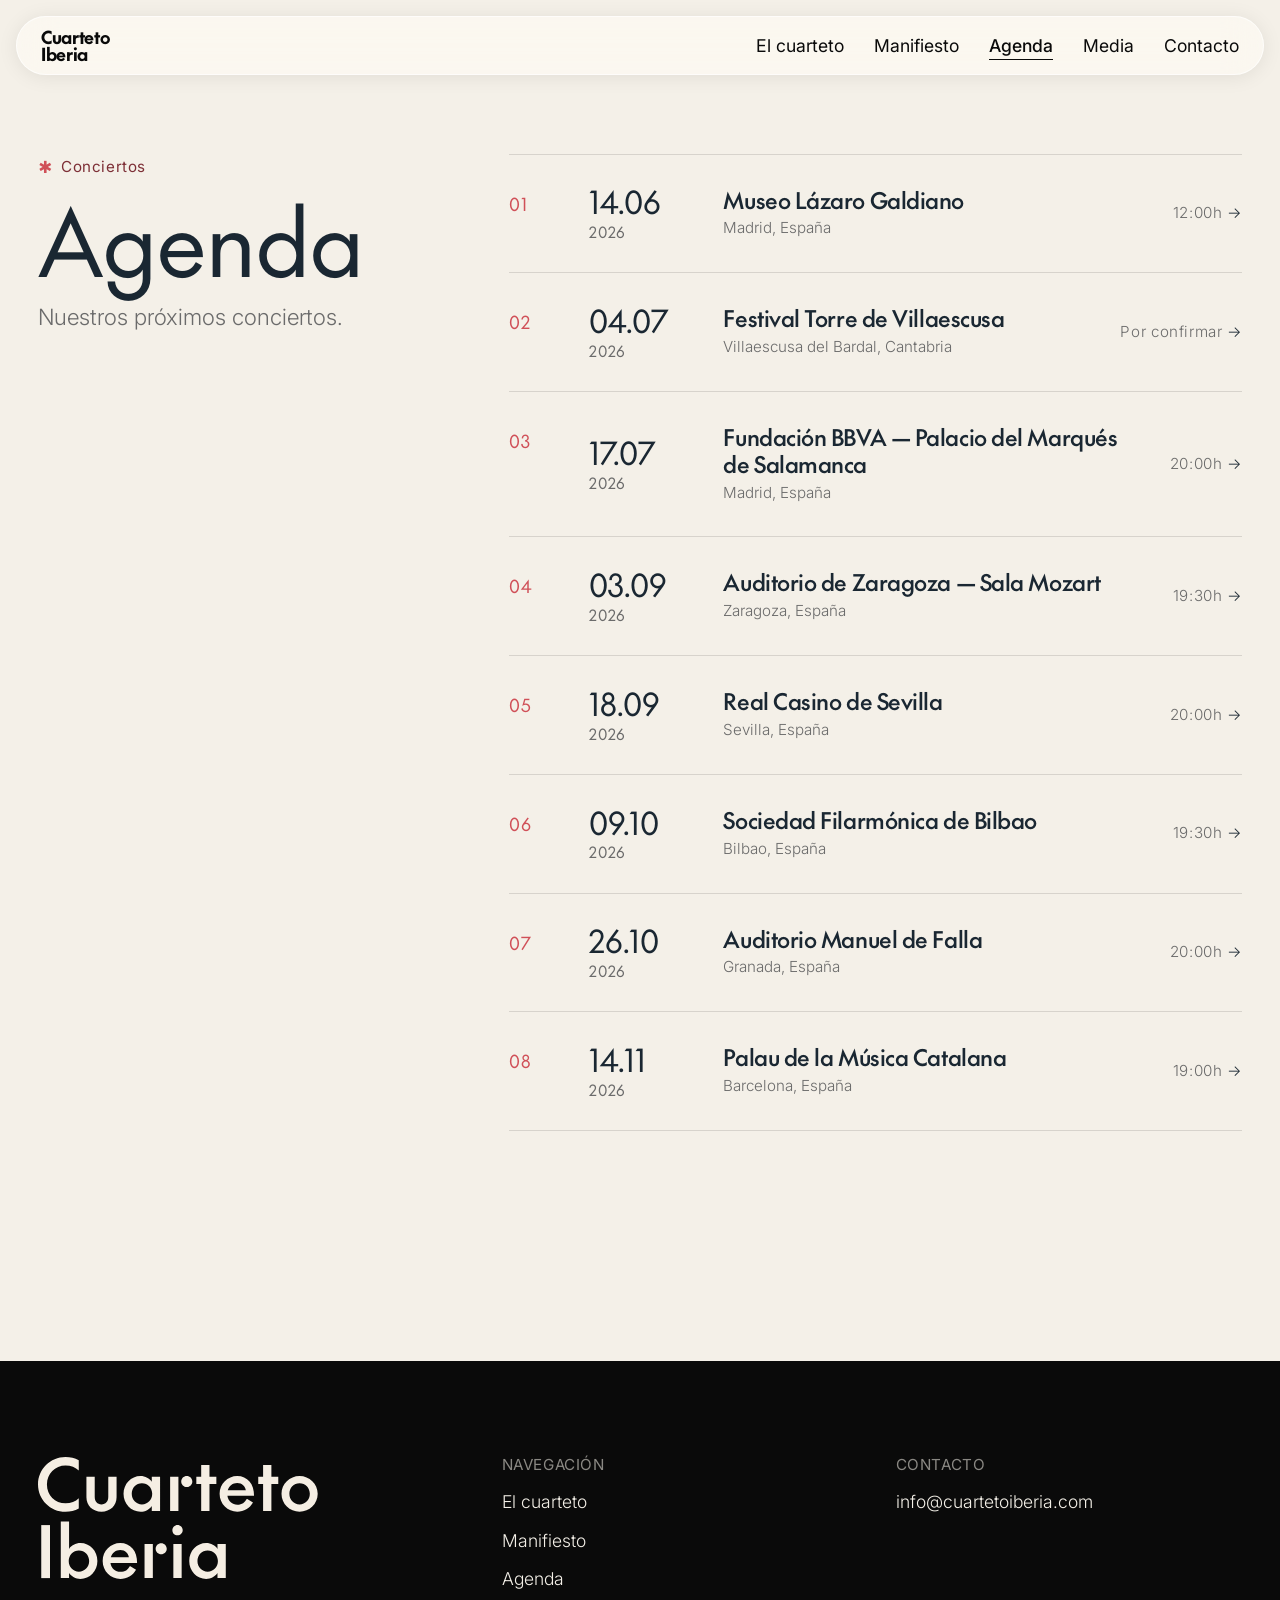
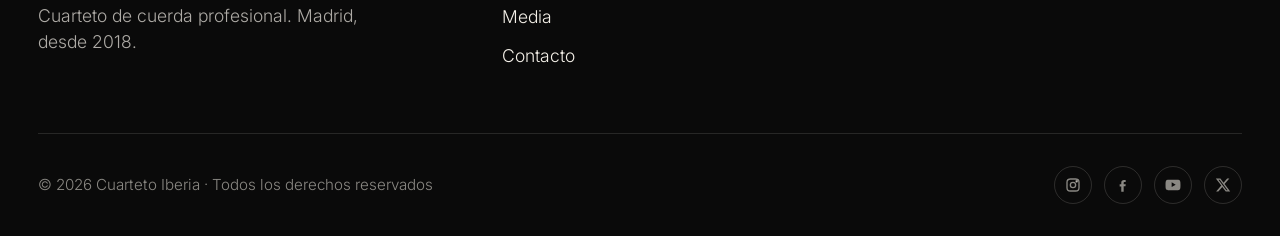
<file: agenda.html>
<!doctype html>
<html lang="es">
<head>
  <meta charset="utf-8" />
  <meta name="viewport" content="width=device-width, initial-scale=1" />
  <title>Agenda — Cuarteto Iberia</title>
  <meta name="description" content="Próximos conciertos del Cuarteto Iberia." />
  <link rel="stylesheet" href="css/tokens.css" />
  <link rel="stylesheet" href="css/base.css" />
  <link rel="stylesheet" href="css/components.css" />
  <link rel="stylesheet" href="css/agenda.css" />
</head>
<body>

  <header class="site-header">
    <nav class="nav" aria-label="Navegación principal">
      <a href="index.html" class="nav__brand" aria-label="Cuarteto Iberia — Inicio">
        <span>Cuarteto</span><span>Iberia</span>
      </a>
      <ul class="nav__list" id="nav-list">
        <li><a href="cuarteto.html" class="nav__link">El cuarteto</a></li>
        <li><a href="manifiesto.html" class="nav__link">Manifiesto</a></li>
        <li><a href="agenda.html"   class="nav__link" aria-current="page">Agenda</a></li>
        <li><a href="media.html"    class="nav__link">Media</a></li>
        <li><a href="contacto.html" class="nav__link">Contacto</a></li>
      </ul>
      <button class="nav__burger" aria-expanded="false" aria-controls="nav-list" aria-label="Abrir menú">
        <span></span><span></span><span></span>
      </button>
    </nav>
  </header>

  <main>
    <section class="agenda-page" aria-label="Agenda de conciertos">
      <div class="agenda-page__inner">

        <header class="agenda-page__intro">
          <span class="eyebrow">Conciertos</span>
          <h1 class="agenda-page__title">Agenda</h1>
          <p class="agenda-page__lead">Nuestros próximos conciertos.</p>
        </header>

        <ol class="agenda-page__list">

          <li class="agenda-page__item">
            <span class="agenda-page__num">01</span>
            <div class="agenda-page__body">
              <div class="agenda-page__date">14.06<span class="agenda-page__date-sub">2026</span></div>
              <div>
                <h2 class="agenda-page__venue">Museo Lázaro Galdiano</h2>
                <p class="agenda-page__loc">Madrid, España</p>
              </div>
              <span class="agenda-page__time">12:00h</span>
            </div>
          </li>

          <li class="agenda-page__item">
            <span class="agenda-page__num">02</span>
            <div class="agenda-page__body">
              <div class="agenda-page__date">04.07<span class="agenda-page__date-sub">2026</span></div>
              <div>
                <h2 class="agenda-page__venue">Festival Torre de Villaescusa</h2>
                <p class="agenda-page__loc">Villaescusa del Bardal, Cantabria</p>
              </div>
              <span class="agenda-page__time">Por confirmar</span>
            </div>
          </li>

          <li class="agenda-page__item">
            <span class="agenda-page__num">03</span>
            <div class="agenda-page__body">
              <div class="agenda-page__date">17.07<span class="agenda-page__date-sub">2026</span></div>
              <div>
                <h2 class="agenda-page__venue">Fundación BBVA — Palacio del Marqués de Salamanca</h2>
                <p class="agenda-page__loc">Madrid, España</p>
              </div>
              <span class="agenda-page__time">20:00h</span>
            </div>
          </li>

          <li class="agenda-page__item">
            <span class="agenda-page__num">04</span>
            <div class="agenda-page__body">
              <div class="agenda-page__date">03.09<span class="agenda-page__date-sub">2026</span></div>
              <div>
                <h2 class="agenda-page__venue">Auditorio de Zaragoza — Sala Mozart</h2>
                <p class="agenda-page__loc">Zaragoza, España</p>
              </div>
              <span class="agenda-page__time">19:30h</span>
            </div>
          </li>

          <li class="agenda-page__item">
            <span class="agenda-page__num">05</span>
            <div class="agenda-page__body">
              <div class="agenda-page__date">18.09<span class="agenda-page__date-sub">2026</span></div>
              <div>
                <h2 class="agenda-page__venue">Real Casino de Sevilla</h2>
                <p class="agenda-page__loc">Sevilla, España</p>
              </div>
              <span class="agenda-page__time">20:00h</span>
            </div>
          </li>

          <li class="agenda-page__item">
            <span class="agenda-page__num">06</span>
            <div class="agenda-page__body">
              <div class="agenda-page__date">09.10<span class="agenda-page__date-sub">2026</span></div>
              <div>
                <h2 class="agenda-page__venue">Sociedad Filarmónica de Bilbao</h2>
                <p class="agenda-page__loc">Bilbao, España</p>
              </div>
              <span class="agenda-page__time">19:30h</span>
            </div>
          </li>

          <li class="agenda-page__item">
            <span class="agenda-page__num">07</span>
            <div class="agenda-page__body">
              <div class="agenda-page__date">26.10<span class="agenda-page__date-sub">2026</span></div>
              <div>
                <h2 class="agenda-page__venue">Auditorio Manuel de Falla</h2>
                <p class="agenda-page__loc">Granada, España</p>
              </div>
              <span class="agenda-page__time">20:00h</span>
            </div>
          </li>

          <li class="agenda-page__item">
            <span class="agenda-page__num">08</span>
            <div class="agenda-page__body">
              <div class="agenda-page__date">14.11<span class="agenda-page__date-sub">2026</span></div>
              <div>
                <h2 class="agenda-page__venue">Palau de la Música Catalana</h2>
                <p class="agenda-page__loc">Barcelona, España</p>
              </div>
              <span class="agenda-page__time">19:00h</span>
            </div>
          </li>

        </ol>
      </div>
    </section>
  </main>

  <footer class="site-footer">
    <div class="container">
      <div class="footer__top">
        <div>
          <a class="footer__brand" href="index.html" aria-label="Cuarteto Iberia — Inicio">
            <img class="footer__logo" src="assets/img/logo/ci-logo-horizontal.svg" alt="Cuarteto Iberia" />
          </a>
          <p class="footer__tag">Cuarteto de cuerda profesional. Madrid, desde 2018.</p>
        </div>
        <div class="footer__col">
          <h4>Navegación</h4>
          <ul>
            <li><a href="cuarteto.html">El cuarteto</a></li>
            <li><a href="manifiesto.html">Manifiesto</a></li>
            <li><a href="agenda.html">Agenda</a></li>
            <li><a href="media.html">Media</a></li>
            <li><a href="contacto.html">Contacto</a></li>
          </ul>
        </div>
        <div class="footer__col">
          <h4>Contacto</h4>
          <ul>
            <li><a href="mailto:info@cuartetoiberia.com">info@cuartetoiberia.com</a></li>
          </ul>
        </div>
      </div>
      <div class="footer__bottom">
        <span>© 2026 Cuarteto Iberia · Todos los derechos reservados</span>
        <div class="footer__socials" aria-label="Redes sociales">
          <a href="https://www.instagram.com/cuarteto_iberia/" aria-label="Instagram" target="_blank" rel="noopener noreferrer"><svg viewBox="0 0 24 24" fill="none" stroke="currentColor" stroke-width="2"><rect x="3" y="3" width="18" height="18" rx="5"/><circle cx="12" cy="12" r="4"/><circle cx="17.5" cy="6.5" r="1" fill="currentColor"/></svg></a>
          <a href="https://www.facebook.com/Cuartetoiberia/" aria-label="Facebook" target="_blank" rel="noopener noreferrer"><svg viewBox="0 0 24 24" fill="currentColor"><path d="M13 22v-8h2.7l.4-3.1H13V8.9c0-.9.2-1.5 1.5-1.5H16V4.6c-.3 0-1.3-.1-2.5-.1-2.5 0-4.1 1.5-4.1 4.2v2.3H7v3.1h2.4V22H13z"/></svg></a>
          <a href="https://www.youtube.com/channel/UC3mHgCVyuCSSvWQUoyTivtw" aria-label="YouTube" target="_blank" rel="noopener noreferrer"><svg viewBox="0 0 24 24" fill="currentColor"><path d="M23 7.5s-.2-1.6-.9-2.3c-.8-.9-1.8-.9-2.2-1C16.8 4 12 4 12 4s-4.8 0-7.9.2c-.4.1-1.4.1-2.2 1C1.2 5.9 1 7.5 1 7.5S.8 9.4.8 11.3v1.4c0 1.9.2 3.8.2 3.8s.2 1.6.9 2.3c.8.9 1.9.9 2.4 1 1.7.2 7.7.2 7.7.2s4.8 0 7.9-.2c.4-.1 1.4-.1 2.2-1 .7-.7.9-2.3.9-2.3s.2-1.9.2-3.8v-1.4c0-1.9-.2-3.8-.2-3.8zM10 15V8l6 3.5-6 3.5z"/></svg></a>
          <a href="https://mobile.twitter.com/cuartetoiberia" aria-label="X / Twitter" target="_blank" rel="noopener noreferrer"><svg viewBox="0 0 24 24" fill="currentColor"><path d="M18.244 2.25h3.308l-7.227 8.26 8.502 11.24h-6.66l-5.214-6.817L4.99 21.75H1.68l7.73-8.835L1.254 2.25H8.08l4.713 6.231zm-1.161 17.52h1.833L7.084 4.126H5.117z"/></svg></a>
        </div>
      </div>
    </div>
  </footer>

  <script src="js/main.js" defer></script>
</body>
</html>
</file>
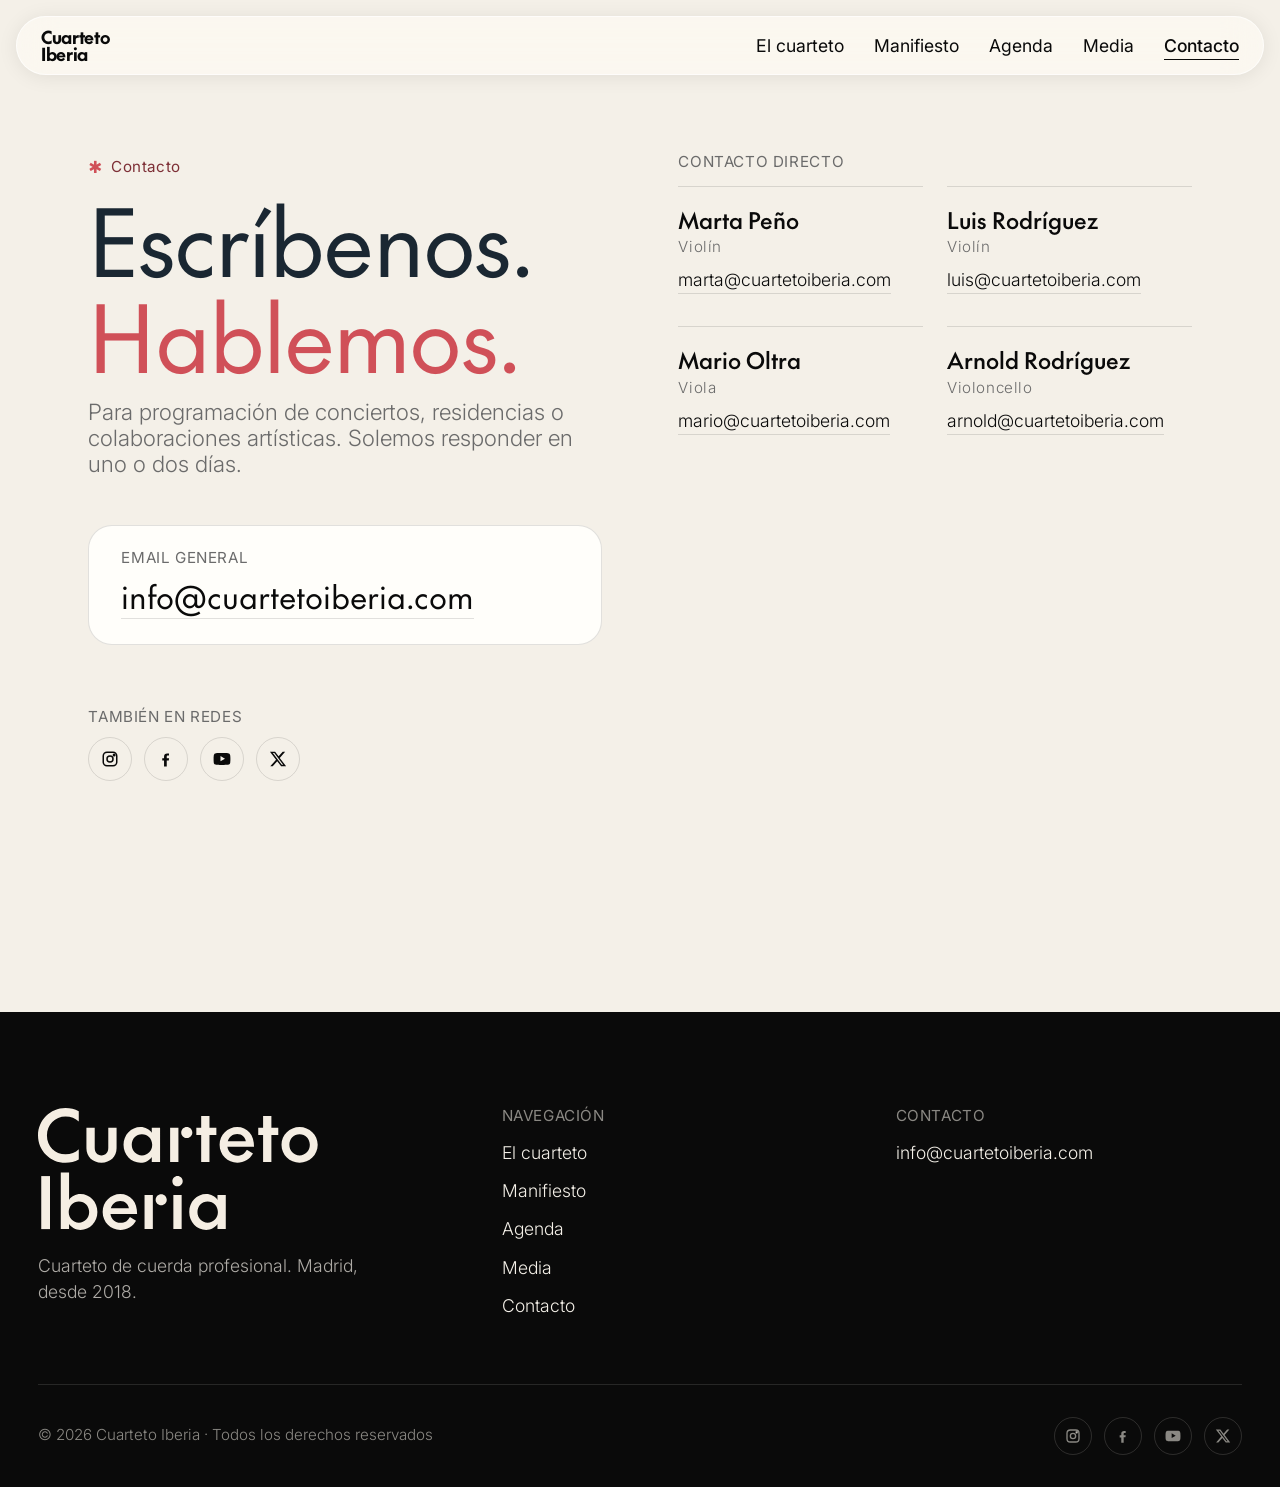
<file: contacto.html>
<!doctype html>
<html lang="es">
<head>
  <meta charset="utf-8" />
  <meta name="viewport" content="width=device-width, initial-scale=1" />
  <title>Contacto — Cuarteto Iberia</title>
  <meta name="description" content="Contacta con el Cuarteto Iberia para conciertos, colaboraciones y consultas." />
  <link rel="stylesheet" href="css/tokens.css" />
  <link rel="stylesheet" href="css/base.css" />
  <link rel="stylesheet" href="css/components.css" />
  <link rel="stylesheet" href="css/contacto.css" />
</head>
<body>

  <header class="site-header">
    <nav class="nav" aria-label="Navegación principal">
      <a href="index.html" class="nav__brand" aria-label="Cuarteto Iberia — Inicio">
        <span>Cuarteto</span><span>Iberia</span>
      </a>
      <ul class="nav__list" id="nav-list">
        <li><a href="cuarteto.html" class="nav__link">El cuarteto</a></li>
        <li><a href="manifiesto.html" class="nav__link">Manifiesto</a></li>
        <li><a href="agenda.html" class="nav__link">Agenda</a></li>
        <li><a href="media.html"    class="nav__link">Media</a></li>
        <li><a href="contacto.html" class="nav__link" aria-current="page">Contacto</a></li>
      </ul>
      <button class="nav__burger" aria-expanded="false" aria-controls="nav-list" aria-label="Abrir menú">
        <span></span><span></span><span></span>
      </button>
    </nav>
  </header>

  <main>
    <section class="contact" aria-label="Contacto">
      <div class="contact__inner">

        <!-- Columna izquierda -->
        <div class="contact__intro">
          <span class="eyebrow">Contacto</span>
          <h1 class="contact__title">Escríbenos. <span class="accent">Hablemos.</span></h1>
          <p class="contact__lead">
            Para programación de conciertos, residencias o colaboraciones artísticas. Solemos responder en uno o dos días.
          </p>

          <div class="contact__general">
            <h3>Email general</h3>
            <a href="mailto:info@cuartetoiberia.com">info@cuartetoiberia.com</a>
          </div>

          <div class="contact__socials">
            <h3 style="color: var(--color-muted); font-size: var(--fs-200); letter-spacing: var(--tracking-wide); text-transform: uppercase; font-family: var(--font-body); font-weight: var(--fw-regular);">También en redes</h3>
            <div class="row">
              <a href="https://www.instagram.com/cuarteto_iberia/" aria-label="Instagram" target="_blank" rel="noopener noreferrer"><svg viewBox="0 0 24 24" fill="none" stroke="currentColor" stroke-width="2"><rect x="3" y="3" width="18" height="18" rx="5"/><circle cx="12" cy="12" r="4"/><circle cx="17.5" cy="6.5" r="1" fill="currentColor"/></svg></a>
              <a href="https://www.facebook.com/Cuartetoiberia/" aria-label="Facebook" target="_blank" rel="noopener noreferrer"><svg viewBox="0 0 24 24" fill="currentColor"><path d="M13 22v-8h2.7l.4-3.1H13V8.9c0-.9.2-1.5 1.5-1.5H16V4.6c-.3 0-1.3-.1-2.5-.1-2.5 0-4.1 1.5-4.1 4.2v2.3H7v3.1h2.4V22H13z"/></svg></a>
              <a href="https://www.youtube.com/channel/UC3mHgCVyuCSSvWQUoyTivtw" aria-label="YouTube" target="_blank" rel="noopener noreferrer"><svg viewBox="0 0 24 24" fill="currentColor"><path d="M23 7.5s-.2-1.6-.9-2.3c-.8-.9-1.8-.9-2.2-1C16.8 4 12 4 12 4s-4.8 0-7.9.2c-.4.1-1.4.1-2.2 1C1.2 5.9 1 7.5 1 7.5S.8 9.4.8 11.3v1.4c0 1.9.2 3.8.2 3.8s.2 1.6.9 2.3c.8.9 1.9.9 2.4 1 1.7.2 7.7.2 7.7.2s4.8 0 7.9-.2c.4-.1 1.4-.1 2.2-1 .7-.7.9-2.3.9-2.3s.2-1.9.2-3.8v-1.4c0-1.9-.2-3.8-.2-3.8zM10 15V8l6 3.5-6 3.5z"/></svg></a>
              <a href="https://mobile.twitter.com/cuartetoiberia" aria-label="X / Twitter" target="_blank" rel="noopener noreferrer"><svg viewBox="0 0 24 24" fill="currentColor"><path d="M18.244 2.25h3.308l-7.227 8.26 8.502 11.24h-6.66l-5.214-6.817L4.99 21.75H1.68l7.73-8.835L1.254 2.25H8.08l4.713 6.231zm-1.161 17.52h1.833L7.084 4.126H5.117z"/></svg></a>
            </div>
          </div>
        </div>

        <!-- Columna derecha: emails directos a cada músico -->
        <div class="contact__group">
          <h3>Contacto directo</h3>
          <div class="contact__list">
            <div class="contact__person">
              <span class="contact__person-name">Marta Peño</span>
              <span class="contact__person-inst">Violín</span>
              <a href="mailto:marta@cuartetoiberia.com">marta@cuartetoiberia.com</a>
            </div>
            <div class="contact__person">
              <span class="contact__person-name">Luis Rodríguez</span>
              <span class="contact__person-inst">Violín</span>
              <a href="mailto:luis@cuartetoiberia.com">luis@cuartetoiberia.com</a>
            </div>
            <div class="contact__person">
              <span class="contact__person-name">Mario Oltra</span>
              <span class="contact__person-inst">Viola</span>
              <a href="mailto:mario@cuartetoiberia.com">mario@cuartetoiberia.com</a>
            </div>
            <div class="contact__person">
              <span class="contact__person-name">Arnold Rodríguez</span>
              <span class="contact__person-inst">Violoncello</span>
              <a href="mailto:arnold@cuartetoiberia.com">arnold@cuartetoiberia.com</a>
            </div>
          </div>
        </div>

      </div>
    </section>
  </main>

  <footer class="site-footer">
    <div class="container">
      <div class="footer__top">
        <div>
          <a class="footer__brand" href="index.html" aria-label="Cuarteto Iberia — Inicio">
            <img class="footer__logo" src="assets/img/logo/ci-logo-horizontal.svg" alt="Cuarteto Iberia" />
          </a>
          <p class="footer__tag">Cuarteto de cuerda profesional. Madrid, desde 2018.</p>
        </div>
        <div class="footer__col">
          <h4>Navegación</h4>
          <ul>
            <li><a href="cuarteto.html">El cuarteto</a></li>
            <li><a href="manifiesto.html">Manifiesto</a></li>
            <li><a href="agenda.html">Agenda</a></li>
            <li><a href="media.html">Media</a></li>
            <li><a href="contacto.html">Contacto</a></li>
          </ul>
        </div>
        <div class="footer__col">
          <h4>Contacto</h4>
          <ul>
            <li><a href="mailto:info@cuartetoiberia.com">info@cuartetoiberia.com</a></li>
          </ul>
        </div>
      </div>
      <div class="footer__bottom">
        <span>© 2026 Cuarteto Iberia · Todos los derechos reservados</span>
        <div class="footer__socials" aria-label="Redes sociales">
          <a href="https://www.instagram.com/cuarteto_iberia/" aria-label="Instagram" target="_blank" rel="noopener noreferrer"><svg viewBox="0 0 24 24" fill="none" stroke="currentColor" stroke-width="2"><rect x="3" y="3" width="18" height="18" rx="5"/><circle cx="12" cy="12" r="4"/><circle cx="17.5" cy="6.5" r="1" fill="currentColor"/></svg></a>
          <a href="https://www.facebook.com/Cuartetoiberia/" aria-label="Facebook" target="_blank" rel="noopener noreferrer"><svg viewBox="0 0 24 24" fill="currentColor"><path d="M13 22v-8h2.7l.4-3.1H13V8.9c0-.9.2-1.5 1.5-1.5H16V4.6c-.3 0-1.3-.1-2.5-.1-2.5 0-4.1 1.5-4.1 4.2v2.3H7v3.1h2.4V22H13z"/></svg></a>
          <a href="https://www.youtube.com/channel/UC3mHgCVyuCSSvWQUoyTivtw" aria-label="YouTube" target="_blank" rel="noopener noreferrer"><svg viewBox="0 0 24 24" fill="currentColor"><path d="M23 7.5s-.2-1.6-.9-2.3c-.8-.9-1.8-.9-2.2-1C16.8 4 12 4 12 4s-4.8 0-7.9.2c-.4.1-1.4.1-2.2 1C1.2 5.9 1 7.5 1 7.5S.8 9.4.8 11.3v1.4c0 1.9.2 3.8.2 3.8s.2 1.6.9 2.3c.8.9 1.9.9 2.4 1 1.7.2 7.7.2 7.7.2s4.8 0 7.9-.2c.4-.1 1.4-.1 2.2-1 .7-.7.9-2.3.9-2.3s.2-1.9.2-3.8v-1.4c0-1.9-.2-3.8-.2-3.8zM10 15V8l6 3.5-6 3.5z"/></svg></a>
          <a href="https://mobile.twitter.com/cuartetoiberia" aria-label="X / Twitter" target="_blank" rel="noopener noreferrer"><svg viewBox="0 0 24 24" fill="currentColor"><path d="M18.244 2.25h3.308l-7.227 8.26 8.502 11.24h-6.66l-5.214-6.817L4.99 21.75H1.68l7.73-8.835L1.254 2.25H8.08l4.713 6.231zm-1.161 17.52h1.833L7.084 4.126H5.117z"/></svg></a>
        </div>
      </div>
    </div>
  </footer>

  <script src="js/main.js" defer></script>
</body>
</html>
</file>
<file: css/tokens.css>
/* =========================================================
   DESIGN TOKENS — Cuarteto Iberia
   ---------------------------------------------------------
   Único archivo que define la "personalidad visual" del
   sistema: paleta, tipografías, ritmo, breakpoints.
   Para reutilizar este sistema en otro portfolio artístico,
   basta con cambiar los valores de este archivo.
   ========================================================= */

/* ---------- Fuentes locales ---------- */

@font-face {
  font-family: "Inter";
  src: url("../assets/fonts/Inter-Variable.ttf") format("truetype-variations");
  font-weight: 100 900;
  font-style: normal;
  font-display: swap;
}

@font-face {
  font-family: "The Future";
  src: url("../assets/fonts/TheFuture-Light.otf") format("opentype");
  font-weight: 300; font-style: normal; font-display: swap;
}
@font-face {
  font-family: "The Future";
  src: url("../assets/fonts/TheFuture-LightItalic.otf") format("opentype");
  font-weight: 300; font-style: italic; font-display: swap;
}
@font-face {
  font-family: "The Future";
  src: url("../assets/fonts/TheFuture-Regular.otf") format("opentype");
  font-weight: 400; font-style: normal; font-display: swap;
}
@font-face {
  font-family: "The Future";
  src: url("../assets/fonts/TheFuture-RegularItalic.otf") format("opentype");
  font-weight: 400; font-style: italic; font-display: swap;
}
@font-face {
  font-family: "The Future";
  src: url("../assets/fonts/TheFuture-Medium.otf") format("opentype");
  font-weight: 500; font-style: normal; font-display: swap;
}
@font-face {
  font-family: "The Future";
  src: url("../assets/fonts/TheFuture-Bold.otf") format("opentype");
  font-weight: 700; font-style: normal; font-display: swap;
}

:root {
  /* Paleta — extraída de los assets del collage */
  --color-ink:        #0a0a0a;
  --color-paper:      #f4f0e8;   /* crema cálido (inspirado en Unfold) */
  --color-paper-2:    #e8e2d4;
  --color-white:      #ffffff;
  --color-coral:      #7d2f36;
  --color-coral-soft: #d05058;   /* acento más vivo para el ✱ */
  --color-teal:       #225055;
  --color-muted:      #6b6b6b;
  --color-line:       rgba(10, 10, 10, 0.12);

  /* Colores específicos de headings */
  --color-display:        #1a2732;   /* azul-petróleo oscuro: base de los títulos */
  --color-display-accent: #d05058;   /* salmón: palabras destacadas dentro de los títulos */
  --color-divider-band:   #1a2732;   /* banda divisoria entre hero y resto */

  /* Superficies */
  --surface-nav: rgba(255, 253, 248, 0.55);
  --surface-nav-border: rgba(255, 255, 255, 0.7);
  --surface-card: #fffefa;

  /* Tipografía */
  --font-display: "The Future", "Inter", system-ui, sans-serif;
  --font-body:    "Inter", system-ui, sans-serif;

  --fw-light: 300;
  --fw-regular: 400;
  --fw-medium: 500;
  --fw-bold: 700;

  /* Escala tipográfica fluida */
  --fs-100: clamp(0.78rem, 0.76rem + 0.10vw, 0.85rem);
  --fs-200: clamp(0.88rem, 0.85rem + 0.15vw, 0.95rem);
  --fs-300: clamp(1.00rem, 0.96rem + 0.20vw, 1.10rem);
  --fs-400: clamp(1.20rem, 1.10rem + 0.40vw, 1.40rem);
  --fs-500: clamp(1.50rem, 1.30rem + 0.80vw, 2.00rem);
  --fs-600: clamp(2.00rem, 1.60rem + 1.60vw, 3.00rem);
  --fs-700: clamp(2.75rem, 2.20rem + 2.30vw, 4.50rem);
  --fs-800: clamp(3.50rem, 2.50rem + 4.00vw, 6.50rem);

  --lh-tight: 1.05;
  --lh-snug: 1.2;
  --lh-normal: 1.5;
  --lh-loose: 1.7;

  --tracking-tight: -0.02em;
  --tracking-normal: 0;
  --tracking-wide: 0.04em;
  --tracking-mega: 0.18em;

  /* Espaciados */
  --space-1: 0.25rem;
  --space-2: 0.5rem;
  --space-3: 0.75rem;
  --space-4: 1rem;
  --space-5: 1.5rem;
  --space-6: 2rem;
  --space-7: 3rem;
  --space-8: 4rem;
  --space-9: 6rem;
  --space-10: 8rem;
  --space-11: 12rem;

  /* Radios */
  --radius-pill: 999px;
  --radius-lg: 24px;
  --radius-md: 12px;
  --radius-sm: 6px;

  /* Sombras */
  --shadow-soft: 0 8px 24px rgba(10, 10, 10, 0.06);
  --shadow-nav:  0 2px 20px rgba(10, 10, 10, 0.08);
  --shadow-card: 0 1px 0 rgba(10,10,10,0.03), 0 4px 14px rgba(10,10,10,0.04);

  /* Layout */
  --container-max: 1320px;
  --gutter:        clamp(1rem, 3vw, 2.5rem);

  /* Motion */
  --ease-out: cubic-bezier(0.22, 1, 0.36, 1);
  --dur-fast: 180ms;
  --dur-base: 320ms;
  --dur-slow: 600ms;

  /* z-index */
  --z-nav: 100;
  --z-modal: 1000;

  /* Logo de cierre del hero (ci-logo-line.svg).
     viewBox 1920×226 → aspect-ratio ≈ 8.5.
     La banda azul mide EXACTAMENTE la mitad del logo:
     así el logo queda mitad sobre el collage y mitad sobre la banda. */
  --logo-aspect: 8.495;
  --logo-width: calc(100vw - 2 * var(--gutter));
  --logo-height: calc(var(--logo-width) / var(--logo-aspect));
  --band-height: calc(var(--logo-height) / 2);
}
</file>
<file: css/base.css>
/* =========================================================
   BASE — reset moderno + estilos globales
   ========================================================= */

*, *::before, *::after { box-sizing: border-box; }
* { margin: 0; padding: 0; }
html, body { height: 100%; }

html {
  -webkit-text-size-adjust: 100%;
  scroll-behavior: smooth;
  text-rendering: optimizeLegibility;
}

body {
  font-family: var(--font-body);
  font-weight: var(--fw-light);
  font-size: var(--fs-300);
  line-height: var(--lh-normal);
  color: var(--color-ink);
  background-color: var(--color-paper);
  -webkit-font-smoothing: antialiased;
  -moz-osx-font-smoothing: grayscale;
  min-height: 100vh;
  overflow-x: hidden;
}

img, picture, svg, video {
  display: block;
  max-width: 100%;
  height: auto;
}

input, button, textarea, select { font: inherit; color: inherit; }

button { background: none; border: 0; cursor: pointer; }

a { color: inherit; text-decoration: none; }

ul, ol { list-style: none; }

h1, h2, h3, h4, h5, h6 {
  font-family: var(--font-display);
  font-weight: var(--fw-medium);
  line-height: var(--lh-tight);
  letter-spacing: var(--tracking-tight);
  color: var(--color-display);
}

h1 { font-size: var(--fs-800); font-weight: var(--fw-regular); }
h2 { font-size: var(--fs-700); font-weight: var(--fw-regular); }
h3 { font-size: var(--fs-500); }

p { max-width: 65ch; }

/* Palabras destacadas en headings: misma tipografía (The Future),
   solo cambia el color al salmón. Sin italic. */
.accent {
  font-family: inherit;
  font-style: normal;
  font-weight: inherit;
  color: var(--color-display-accent);
}

:focus-visible {
  outline: 2px solid var(--color-coral);
  outline-offset: 3px;
  border-radius: var(--radius-sm);
}

@media (prefers-reduced-motion: reduce) {
  *, *::before, *::after {
    animation-duration: 0.001ms !important;
    animation-iteration-count: 1 !important;
    transition-duration: 0.001ms !important;
    scroll-behavior: auto !important;
  }
}

.container {
  width: 100%;
  max-width: var(--container-max);
  margin-inline: auto;
  padding-inline: var(--gutter);
}

.sr-only {
  position: absolute;
  width: 1px; height: 1px;
  padding: 0; margin: -1px;
  overflow: hidden;
  clip: rect(0, 0, 0, 0);
  white-space: nowrap;
  border: 0;
}
</file>
<file: css/components.css>
/* =========================================================
   COMPONENTS — piezas reutilizables (nav, footer, eyebrow, btn)
   ========================================================= */

/* =========== NAV (pill flotante con blur) =========== */
.site-header {
  position: fixed;
  top: var(--space-4);
  left: 0; right: 0;
  z-index: var(--z-nav);
  pointer-events: none;
}
.nav {
  pointer-events: auto;
  display: flex;
  align-items: center;
  justify-content: space-between;
  gap: var(--space-6);
  width: min(100% - var(--space-6), var(--container-max));
  margin-inline: auto;
  padding: var(--space-3) var(--space-5);
  background: var(--surface-nav);
  -webkit-backdrop-filter: blur(18px) saturate(140%);
          backdrop-filter: blur(18px) saturate(140%);
  border: 1px solid var(--surface-nav-border);
  border-radius: var(--radius-pill);
  box-shadow: var(--shadow-nav);
}
.nav__brand {
  display: inline-flex;
  flex-direction: column;
  line-height: 0.95;
  font-family: var(--font-display);
  font-weight: var(--fw-bold);
  font-size: var(--fs-300);
  letter-spacing: var(--tracking-tight);
  color: var(--color-ink);
  white-space: nowrap;
}
.nav__list {
  display: flex;
  align-items: center;
  gap: 30px;
  margin-left: auto;
}
.nav__link {
  position: relative;
  font-family: var(--font-body);
  font-weight: var(--fw-regular);
  font-size: var(--fs-300);
  color: var(--color-ink);
  padding: var(--space-2) 0;
  transition: color var(--dur-fast) var(--ease-out);
}
.nav__link::after {
  content: "";
  position: absolute;
  left: 0; right: 0; bottom: 4px;
  height: 1px;
  background: currentColor;
  transform: scaleX(0);
  transform-origin: left;
  transition: transform var(--dur-base) var(--ease-out);
}
.nav__link:hover::after,
.nav__link[aria-current="page"]::after,
.nav__link:focus-visible::after { transform: scaleX(1); }
.nav__link[aria-current="page"] { font-weight: var(--fw-medium); }

.nav__burger {
  display: none;
  width: 36px; height: 36px;
  flex-direction: column;
  justify-content: center;
  align-items: center;
  gap: 5px;
}
.nav__burger span {
  display: block;
  width: 22px;
  height: 1.5px;
  background: var(--color-ink);
  transition: transform var(--dur-fast) var(--ease-out),
              opacity   var(--dur-fast) var(--ease-out);
}

@media (max-width: 900px) {
  .nav { padding: var(--space-3) var(--space-4); }
  .nav__list {
    position: absolute;
    top: calc(100% + var(--space-3));
    left: 0; right: 0;
    flex-direction: column;
    gap: var(--space-4);
    background: var(--surface-nav);
    -webkit-backdrop-filter: blur(18px) saturate(140%);
            backdrop-filter: blur(18px) saturate(140%);
    border: 1px solid var(--surface-nav-border);
    border-radius: var(--radius-lg);
    padding: var(--space-5);
    box-shadow: var(--shadow-nav);
    transform: scale(0.96);
    opacity: 0;
    pointer-events: none;
    transition: transform var(--dur-base) var(--ease-out),
                opacity var(--dur-base) var(--ease-out);
  }
  .nav.is-open .nav__list {
    transform: scale(1);
    opacity: 1;
    pointer-events: auto;
  }
  .nav__burger { display: flex; }
}

/* =========== EYEBROW (✱ pequeño label inspirado en Unfold) =========== */
.eyebrow {
  display: inline-flex;
  align-items: center;
  gap: var(--space-2);
  font-family: var(--font-body);
  font-size: var(--fs-200);
  font-weight: var(--fw-regular);
  letter-spacing: var(--tracking-wide);
  color: var(--color-coral);
  text-transform: none;
}
.eyebrow::before {
  content: "✱";
  display: inline-block;
  font-size: 1.1em;
  color: var(--color-coral-soft);
  animation: starSpin 8s linear infinite;
  transform-origin: 50% 55%;
}
@keyframes starSpin {
  from { transform: translateY(1px) rotate(0deg); }
  to   { transform: translateY(1px) rotate(360deg); }
}
@media (prefers-reduced-motion: reduce) {
  .eyebrow::before { animation: none; transform: translateY(1px); }
}

/* =========== BUTTONS (pill negro estilo Unfold) =========== */
.btn {
  display: inline-flex;
  align-items: center;
  gap: var(--space-3);
  padding: var(--space-3) var(--space-5);
  border-radius: var(--radius-pill);
  font-family: var(--font-body);
  font-weight: var(--fw-regular);
  font-size: var(--fs-300);
  background: var(--color-ink);
  color: var(--color-paper);
  transition: transform var(--dur-fast) var(--ease-out),
              background var(--dur-fast) var(--ease-out);
  border: 1px solid var(--color-ink);
}
.btn:hover { transform: translateY(-1px); background: #1f1f1f; }
.btn--ghost {
  background: transparent;
  color: var(--color-ink);
  border: 1px solid var(--color-line);
}
.btn--ghost:hover {
  background: rgba(10,10,10,0.04);
}
.btn__arrow {
  display: inline-block;
  width: 1.1em; height: 1.1em;
  border-radius: 50%;
  background: currentColor;
  position: relative;
  flex-shrink: 0;
}
.btn__arrow::after {
  content: "";
  position: absolute;
  inset: 0;
  background: var(--color-ink);
  -webkit-mask: url("data:image/svg+xml;utf8,<svg xmlns='http://www.w3.org/2000/svg' viewBox='0 0 24 24' fill='none' stroke='black' stroke-width='2.5' stroke-linecap='round' stroke-linejoin='round'><line x1='5' y1='12' x2='19' y2='12'/><polyline points='12 5 19 12 12 19'/></svg>") center / 60% no-repeat;
          mask: url("data:image/svg+xml;utf8,<svg xmlns='http://www.w3.org/2000/svg' viewBox='0 0 24 24' fill='none' stroke='black' stroke-width='2.5' stroke-linecap='round' stroke-linejoin='round'><line x1='5' y1='12' x2='19' y2='12'/><polyline points='12 5 19 12 12 19'/></svg>") center / 60% no-repeat;
}
.btn .btn__arrow::after        { background: var(--color-ink); }
.btn--ghost .btn__arrow        { background: var(--color-ink); }
.btn--ghost .btn__arrow::after { background: var(--color-paper); }

/* =========== SECCIONES / RITMO =========== */
section { padding-block: clamp(4rem, 8vw, 8rem); }
section[data-section="hero"] { padding-block: 0; }

/* Título grande estilo Unfold con palabras en italic */
.display {
  font-family: var(--font-display);
  font-weight: var(--fw-regular);
  font-size: var(--fs-700);
  line-height: var(--lh-tight);
  letter-spacing: var(--tracking-tight);
  max-width: 18ch;
}
.display em {
  font-style: italic;
  font-weight: var(--fw-light);
  color: var(--color-ink);
}

/* =========== FOOTER =========== */
.site-footer {
  background: var(--color-ink);
  color: var(--color-paper);
  padding-block: var(--space-9) var(--space-6);
  margin-top: var(--space-10);
}
/* Cuando el footer sigue una sección que ya es negra (ej. .musicians),
   no queremos hueco entre ellas — se fusionan visualmente. */
.site-footer--flush { margin-top: 0; }
.site-footer .container {
  display: grid;
  grid-template-columns: 1fr;
  gap: var(--space-8);
}
.footer__top {
  display: grid;
  grid-template-columns: 1.2fr 1fr 1fr;
  gap: var(--space-7);
  align-items: start;
}
.footer__brand {
  display: inline-block;
  line-height: 0;
}
.footer__logo {
  width: clamp(180px, 22vw, 280px);
  height: auto;
  /* el SVG original es negro; lo invertimos para fondo oscuro y
     le aplicamos un leve tono crema para integrarlo con el resto. */
  filter: invert(96%) sepia(8%) saturate(280%) hue-rotate(347deg) brightness(99%) contrast(94%);
}
.footer__tag {
  margin-top: var(--space-4);
  color: rgba(244, 240, 232, 0.7);
  max-width: 30ch;
}
.footer__col h4 {
  color: rgba(244, 240, 232, 0.55);
  font-family: var(--font-body);
  font-size: var(--fs-200);
  font-weight: var(--fw-regular);
  letter-spacing: var(--tracking-wide);
  margin-bottom: var(--space-4);
  text-transform: uppercase;
}
.footer__col ul { display: flex; flex-direction: column; gap: var(--space-3); }
.footer__col a { color: var(--color-paper); transition: color var(--dur-fast) var(--ease-out); }
.footer__col a:hover { color: var(--color-coral-soft); }

.footer__bottom {
  display: flex;
  justify-content: space-between;
  align-items: center;
  flex-wrap: wrap;
  gap: var(--space-4);
  padding-top: var(--space-6);
  border-top: 1px solid rgba(244, 240, 232, 0.12);
  font-size: var(--fs-200);
  color: rgba(244, 240, 232, 0.55);
}
.footer__socials { display: flex; gap: var(--space-3); }
.footer__socials a {
  width: 38px; height: 38px;
  display: inline-flex; align-items: center; justify-content: center;
  border: 1px solid rgba(244, 240, 232, 0.15);
  border-radius: 50%;
  transition: background var(--dur-fast) var(--ease-out),
              border-color var(--dur-fast) var(--ease-out);
}
.footer__socials a:hover {
  background: var(--color-coral-soft);
  border-color: var(--color-coral-soft);
}
.footer__socials svg { width: 16px; height: 16px; }

@media (max-width: 800px) {
  .footer__top { grid-template-columns: 1fr; gap: var(--space-6); }
  .footer__bottom { flex-direction: column; align-items: flex-start; }
}
</file>
<file: css/agenda.css>
/* =========================================================
   PÁGINA AGENDA
   Layout 50/50: izq título + subhead "sticky", der grid de
   conciertos numerados.
   ========================================================= */

.agenda-page {
  padding-block: clamp(7rem, 12vw, 12rem) clamp(4rem, 8vw, 8rem);
}
.agenda-page__inner {
  max-width: 1320px;
  margin-inline: auto;
  padding-inline: var(--gutter);
  display: grid;
  grid-template-columns: 35fr 65fr;
  gap: clamp(2rem, 6vw, 6rem);
  align-items: start;
}

/* Columna izquierda — texto sticky (queda fijo mientras se hace scroll) */
.agenda-page__intro {
  position: sticky;
  top: clamp(6rem, 10vw, 8rem);
}
.agenda-page__title {
  font-family: var(--font-display);
  font-weight: var(--fw-regular);
  font-size: var(--fs-800);
  line-height: var(--lh-tight);
  letter-spacing: var(--tracking-tight);
  color: var(--color-display);
  margin-top: var(--space-3);
}
.agenda-page__lead {
  margin-top: var(--space-4);
  font-size: var(--fs-400);
  color: var(--color-muted);
  max-width: 28ch;
  line-height: 1.2;
}

/* Columna derecha — lista de conciertos */
.agenda-page__list {
  display: flex;
  flex-direction: column;
}
.agenda-page__item {
  position: relative;
  display: grid;
  grid-template-columns: 56px 1fr;
  gap: var(--space-5);
  padding-block: var(--space-6);
  border-top: 1px solid var(--color-line);
  transition: background var(--dur-fast) var(--ease-out);
}
.agenda-page__item:last-child { border-bottom: 1px solid var(--color-line); }
.agenda-page__item:hover { background: rgba(208,80,88,0.04); }

.agenda-page__num {
  font-family: var(--font-display);
  font-size: var(--fs-300);
  font-weight: var(--fw-regular);
  color: var(--color-coral-soft);
  letter-spacing: var(--tracking-wide);
  padding-top: var(--space-1);
}
.agenda-page__body {
  display: grid;
  grid-template-columns: auto 1fr auto;
  gap: var(--space-5);
  align-items: center;
}
.agenda-page__date {
  font-family: var(--font-display);
  font-weight: var(--fw-regular);
  font-size: var(--fs-500);
  line-height: 0.95;
  color: var(--color-display);
  min-width: 110px;
}
.agenda-page__date-sub {
  display: block;
  font-size: var(--fs-200);
  color: var(--color-muted);
  text-transform: uppercase;
  letter-spacing: var(--tracking-wide);
  margin-top: var(--space-2);
}
.agenda-page__venue {
  font-family: var(--font-display);
  font-weight: var(--fw-medium);
  font-size: var(--fs-400);
  color: var(--color-display);
  line-height: 1.2;
}
.agenda-page__loc {
  margin-top: var(--space-1);
  color: var(--color-muted);
  font-size: var(--fs-200);
}
.agenda-page__time {
  font-size: var(--fs-200);
  color: var(--color-muted);
  letter-spacing: var(--tracking-wide);
  white-space: nowrap;
  text-align: right;
}
.agenda-page__time::after {
  content: " →";
  color: var(--color-display);
}

@media (max-width: 900px) {
  .agenda-page__inner { grid-template-columns: 1fr; gap: var(--space-7); }
  .agenda-page__intro { position: static; }
  .agenda-page__body {
    grid-template-columns: 1fr;
    gap: var(--space-2);
  }
  .agenda-page__time { text-align: left; }
}
</file>
<file: css/contacto.css>
/* =========================================================
   PÁGINA CONTACTO
   Split: izquierda con título + redes; derecha con emails
   y formulario simple.
   ========================================================= */

.contact {
  padding-block: clamp(7rem, 12vw, 12rem) clamp(4rem, 8vw, 8rem);
}
.contact__inner {
  max-width: 1180px;
  margin-inline: auto;
  padding-inline: var(--gutter);
  display: grid;
  grid-template-columns: 1fr 1fr;
  gap: clamp(2rem, 6vw, 5rem);
  align-items: start;
}

/* ----- Columna izquierda ----- */
.contact__intro .eyebrow { }
.contact__title {
  font-family: var(--font-display);
  font-weight: var(--fw-regular);
  font-size: var(--fs-800);
  line-height: var(--lh-tight);
  letter-spacing: var(--tracking-tight);
  color: var(--color-display);
  margin-top: var(--space-3);
}
.contact__lead {
  margin-top: var(--space-4);
  font-size: var(--fs-400);
  color: var(--color-muted);
  max-width: 38ch;
  line-height: 1.15;
}

.contact__general {
  margin-top: var(--space-7);
  padding: var(--space-5) var(--space-6);
  background: var(--surface-card);
  border: 1px solid var(--color-line);
  border-radius: var(--radius-lg);
}
.contact__general h3 {
  font-family: var(--font-body);
  font-size: var(--fs-200);
  font-weight: var(--fw-regular);
  color: var(--color-muted);
  letter-spacing: var(--tracking-wide);
  text-transform: uppercase;
  margin-bottom: var(--space-2);
}
.contact__general a {
  font-family: var(--font-display);
  font-weight: var(--fw-regular);
  font-size: var(--fs-500);
  color: var(--color-ink);
  border-bottom: 1px solid var(--color-line);
  transition: border-color var(--dur-fast) var(--ease-out);
}
.contact__general a:hover { border-color: var(--color-coral); }

/* ----- Columna derecha ----- */
.contact__group h3 {
  font-family: var(--font-body);
  font-size: var(--fs-200);
  font-weight: var(--fw-regular);
  color: var(--color-muted);
  letter-spacing: var(--tracking-wide);
  text-transform: uppercase;
  margin-bottom: var(--space-4);
}
.contact__list {
  display: grid;
  grid-template-columns: 1fr 1fr;
  gap: var(--space-4) var(--space-5);
}
.contact__person {
  padding: var(--space-4) 0;
  border-top: 1px solid var(--color-line);
  display: flex;
  flex-direction: column;
}
.contact__person-name {
  font-family: var(--font-display);
  font-weight: var(--fw-medium);
  font-size: var(--fs-400);
}
.contact__person-inst {
  font-size: var(--fs-200);
  color: var(--color-muted);
  margin-bottom: var(--space-2);
  letter-spacing: var(--tracking-wide);
}
.contact__person a {
  font-family: var(--font-body);
  font-size: var(--fs-300);
  color: var(--color-ink);
  border-bottom: 1px solid var(--color-line);
  transition: border-color var(--dur-fast) var(--ease-out);
  align-self: flex-start;
}
.contact__person a:hover { border-color: var(--color-coral); }

.contact__socials {
  margin-top: var(--space-8);
}
.contact__socials .row {
  display: flex; gap: var(--space-3); margin-top: var(--space-3);
}
.contact__socials a {
  width: 44px; height: 44px;
  display: inline-flex; align-items: center; justify-content: center;
  border: 1px solid var(--color-line);
  border-radius: 50%;
  color: var(--color-ink);
  transition: background var(--dur-fast) var(--ease-out),
              border-color var(--dur-fast) var(--ease-out),
              color var(--dur-fast) var(--ease-out);
}
.contact__socials a:hover {
  background: var(--color-ink);
  color: var(--color-paper);
  border-color: var(--color-ink);
}
.contact__socials svg { width: 18px; height: 18px; }

@media (max-width: 900px) {
  .contact__inner { grid-template-columns: 1fr; gap: var(--space-7); }
}
@media (max-width: 520px) {
  .contact__list { grid-template-columns: 1fr; }
}
</file>
